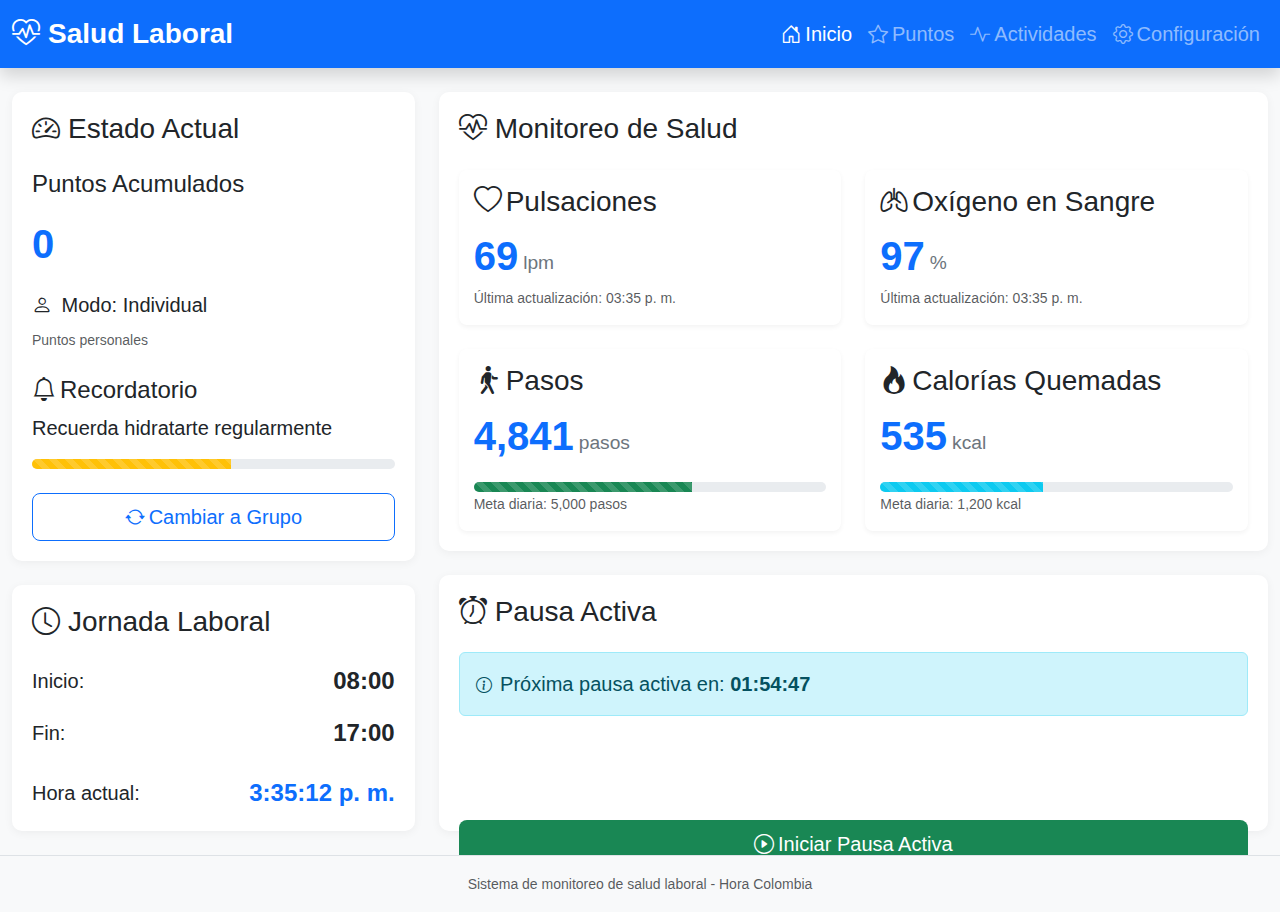
<file: salud/index.html>
<!DOCTYPE html>
<html lang="es-CO">
<head>
    <meta charset="UTF-8">
    <meta name="viewport" content="width=device-width, initial-scale=1.0">
    <title>Salud Laboral - Colombia</title>
    <link href="https://cdn.jsdelivr.net/npm/bootstrap@5.3.0/dist/css/bootstrap.min.css" rel="stylesheet">
    <link rel="stylesheet" href="https://cdn.jsdelivr.net/npm/bootstrap-icons@1.10.0/font/bootstrap-icons.css">
    <style>
        body {
            background-color: #f8f9fa;
            font-family: 'Segoe UI', Tahoma, Geneva, Verdana, sans-serif;
        }
        .min-vh-100 {
            min-height: 100vh;
        }
        .seccion-contenedor {
            background: white;
            border-radius: 10px;
            padding: 20px;
            box-shadow: 0 2px 10px rgba(0,0,0,0.05);
            height: 100%;
        }
        .valor-dato {
            font-size: 2.5rem;
            font-weight: bold;
            color: #0d6efd;
        }
        .unidad-dato {
            font-size: 1.2rem;
            color: #6c757d;
            margin-left: 5px;
            margin-bottom: 8px;
        }
        .hora-actual {
            font-size: 1.5rem;
            font-weight: bold;
            color: #0d6efd;
        }
        .tarjeta-datos {
            background: white;
            border-radius: 8px;
            padding: 15px;
            box-shadow: 0 2px 5px rgba(0,0,0,0.05);
        }
        .btn-pausa {
            background-color: #198754;
            color: white;
        }
        .btn-pausa:hover {
            background-color: #157347;
            color: white;
        }
    </style>
</head>
<body class="d-flex flex-column min-vh-100">
    <nav class="navbar navbar-expand-lg navbar-dark bg-primary shadow">
        <div class="container-fluid">
            <a class="navbar-brand fw-bold fs-3" href="index.html">
                <i class="bi bi-heart-pulse me-2"></i>Salud Laboral
            </a>
            <button class="navbar-toggler" type="button" data-bs-toggle="collapse" data-bs-target="#navbarNav">
                <span class="navbar-toggler-icon"></span>
            </button>
            <div class="collapse navbar-collapse" id="navbarNav">
                <ul class="navbar-nav ms-auto">
                    <li class="nav-item">
                        <a class="nav-link active fs-5" href="index.html">
                            <i class="bi bi-house-door me-1"></i>Inicio
                        </a>
                    </li>
                    <li class="nav-item">
                        <a class="nav-link fs-5" href="puntos.html">
                            <i class="bi bi-star me-1"></i>Puntos
                        </a>
                    </li>
                    <li class="nav-item">
                        <a class="nav-link fs-5" href="actividades.html">
                            <i class="bi bi-activity me-1"></i>Actividades
                        </a>
                    </li>
                    <li class="nav-item">
                        <a class="nav-link fs-5" href="configuracion.html">
                            <i class="bi bi-gear me-1"></i>Configuración
                        </a>
                    </li>
                </ul>
            </div>
        </div>
    </nav>


    <main class="container-fluid flex-grow-1 py-4">
        <div class="row h-100 g-4">
            <div class="col-lg-4 d-flex flex-column">
                <div class="seccion-contenedor flex-grow-1">
                    <h2 class="h3 mb-4"><i class="bi bi-speedometer2 me-2"></i>Estado Actual</h2>
                    
                    <div class="contenedor-puntos mb-4">
                        <h3 class="h4">Puntos Acumulados</h3>
                        <div class="valor-dato my-3" id="puntosAcumulados">0</div>
                        <p class="mb-2 fs-5" id="modoDisplay"><i class="bi bi-person me-1"></i> Modo: Individual</p>
                        <small class="text-muted">Puntos personales</small>
                    </div>
                    
                    <div class="recordatorio mb-4">
                        <h4 class="h4"><i class="bi bi-bell me-1"></i>Recordatorio</h4>
                        <p class="mb-2 fs-5" id="recordatorioHidratacion">Recuerda hidratarte regularmente</p>
                        <div class="progress mt-3" style="height: 10px;">
                            <div class="progress-bar bg-warning progress-bar-striped" id="barraHidratacion" role="progressbar" style="width: 45%"></div>
                        </div>
                    </div>
                    
                    <div class="d-grid gap-2 mt-auto">
                        <button class="btn btn-outline-primary btn-lg" id="btnCambiarModo">
                            <i class="bi bi-arrow-repeat me-1"></i>Cambiar a Grupo
                        </button>
                    </div>
                </div>
                
                <div class="seccion-contenedor mt-4 flex-grow-1">
                    <h2 class="h3 mb-4"><i class="bi bi-clock me-2"></i>Jornada Laboral</h2>
                    <div class="d-flex justify-content-between align-items-center mb-3">
                        <span class="fs-5">Inicio:</span>
                        <strong class="fs-4" id="horaInicio">08:00</strong>
                    </div>
                    <div class="d-flex justify-content-between align-items-center mb-3">
                        <span class="fs-5">Fin:</span>
                        <strong class="fs-4" id="horaFin">17:00</strong>
                    </div>
                    <div class="d-flex justify-content-between align-items-center mt-4">
                        <span class="fs-5">Hora actual:</span>
                        <strong class="hora-actual" id="horaActual">14:25:36</strong>
                    </div>
                </div>
            </div>
            

            <div class="col-lg-8 d-flex flex-column">
                <div class="seccion-contenedor flex-grow-1">
                    <h2 class="h3 mb-4"><i class="bi bi-heart-pulse me-2"></i>Monitoreo de Salud</h2>
                    <div class="row g-4">
                        <div class="col-md-6">
                            <div class="tarjeta-datos h-100">
                                <h3><i class="bi bi-heart me-1"></i>Pulsaciones</h3>
                                <div class="d-flex align-items-end">
                                    <span class="valor-dato" id="pulsaciones">72</span>
                                    <span class="unidad-dato">lpm</span>
                                </div>
                                <small class="text-muted">Última actualización: <span id="actualizacionPulsaciones">14:25</span></small>
                            </div>
                        </div>
                        
                        <div class="col-md-6">
                            <div class="tarjeta-datos h-100">
                                <h3><i class="bi bi-lungs me-1"></i>Oxígeno en Sangre</h3>
                                <div class="d-flex align-items-end">
                                    <span class="valor-dato" id="oxigeno">98</span>
                                    <span class="unidad-dato">%</span>
                                </div>
                                <small class="text-muted">Última actualización: <span id="actualizacionOxigeno">14:25</span></small>
                            </div>
                        </div>
                        
                        <div class="col-md-6">
                            <div class="tarjeta-datos h-100">
                                <h3><i class="bi bi-person-walking me-1"></i>Pasos</h3>
                                <div class="d-flex align-items-end">
                                    <span class="valor-dato" id="pasos">3,245</span>
                                    <span class="unidad-dato">pasos</span>
                                </div>
                                <div class="progress mt-3" style="height: 10px;">
                                    <div class="progress-bar bg-success progress-bar-striped" id="barraPasos" role="progressbar" style="width: 65%"></div>
                                </div>
                                <small class="text-muted">Meta diaria: 5,000 pasos</small>
                            </div>
                        </div>
                        
                        <div class="col-md-6">
                            <div class="tarjeta-datos h-100">
                                <h3><i class="bi bi-fire me-1"></i>Calorías Quemadas</h3>
                                <div class="d-flex align-items-end">
                                    <span class="valor-dato" id="calorias">420</span>
                                    <span class="unidad-dato">kcal</span>
                                </div>
                                <div class="progress mt-3" style="height: 10px;">
                                    <div class="progress-bar bg-info progress-bar-striped" id="barraCalorias" role="progressbar" style="width: 35%"></div>
                                </div>
                                <small class="text-muted">Meta diaria: 1,200 kcal</small>
                            </div>
                        </div>
                    </div>
                </div>
                
                <div class="seccion-contenedor mt-4 flex-grow-1">
                    <h2 class="h3 mb-4"><i class="bi bi-alarm me-2"></i>Pausa Activa</h2>
                    <div class="h-100 d-flex flex-column">
                        <div class="alert alert-info mb-4">
                            <i class="bi bi-info-circle me-1"></i>
                            <span class="fs-5">Próxima pausa activa en: <strong id="proximaPausa">01:35</strong></span>
                        </div>
                        <div class="d-grid gap-2 mt-auto">
                            <button class="btn btn-pausa btn-lg" id="btnPausaActiva">
                                <i class="bi bi-play-circle me-1"></i>Iniciar Pausa Activa
                            </button>
                        </div>
                    </div>
                </div>
            </div>
        </div>
    </main>

    <footer class="bg-light py-3 border-top">
        <div class="container text-center text-muted">
            <small>Sistema de monitoreo de salud laboral - Hora Colombia</small>
        </div>
    </footer>

    <script src="https://cdn.jsdelivr.net/npm/bootstrap@5.3.0/dist/js/bootstrap.bundle.min.js"></script>
    <script>

        document.addEventListener('DOMContentLoaded', function() {

            function actualizarHora() {
                const ahora = new Date();
                const horaActual = document.getElementById('horaActual');
                if(horaActual) {
                    horaActual.textContent = ahora.toLocaleTimeString('es-CO');
                }
                

                const actualizaciones = document.querySelectorAll('[id^="actualizacion"]');
                actualizaciones.forEach(el => {
                    el.textContent = ahora.toLocaleTimeString('es-CO', {hour: '2-digit', minute:'2-digit'});
                });
            }
            setInterval(actualizarHora, 1000);
            actualizarHora();
            

            const btnCambiarModo = document.getElementById('btnCambiarModo');
            if(btnCambiarModo) {
                btnCambiarModo.addEventListener('click', function() {
                    const modoDisplay = document.getElementById('modoDisplay');
                    const puntosAcumulados = document.getElementById('puntosAcumulados');
                    
                    if(modoDisplay.textContent.includes('Individual')) {
                        modoDisplay.innerHTML = '<i class="bi bi-people me-1"></i> Modo: Grupo';
                        this.innerHTML = '<i class="bi bi-arrow-repeat me-1"></i>Cambiar a Individual';
                        this.classList.remove('btn-outline-primary');
                        this.classList.add('btn-primary');
                        

                        localStorage.setItem('modoPuntos', 'grupo');
                        

                        if(puntosAcumulados) {
                            puntosAcumulados.textContent = localStorage.getItem('puntosGrupo') || '0';
                        }
                    } else {
                        modoDisplay.innerHTML = '<i class="bi bi-person me-1"></i> Modo: Individual';
                        this.innerHTML = '<i class="bi bi-arrow-repeat me-1"></i>Cambiar a Grupo';
                        this.classList.remove('btn-primary');
                        this.classList.add('btn-outline-primary');
                        

                        localStorage.setItem('modoPuntos', 'individual');
                        
 
                        if(puntosAcumulados) {
                            puntosAcumulados.textContent = localStorage.getItem('puntosIndividual') || '0';
                        }
                    }
                });
            }
            

            function cargarModoActual() {
                const modo = localStorage.getItem('modoPuntos') || 'individual';
                const btnCambiarModo = document.getElementById('btnCambiarModo');
                const modoDisplay = document.getElementById('modoDisplay');
                const puntosAcumulados = document.getElementById('puntosAcumulados');
                
                if(modo == 'grupo') {
                    if(modoDisplay) modoDisplay.innerHTML = '<i class="bi bi-people me-1"></i> Modo: Grupo';
                    if(btnCambiarModo) {
                        btnCambiarModo.innerHTML = '<i class="bi bi-arrow-repeat me-1"></i>Cambiar a Individual';
                        btnCambiarModo.classList.remove('btn-outline-primary');
                        btnCambiarModo.classList.add('btn-primary');
                    }
                    if(puntosAcumulados) puntosAcumulados.textContent = localStorage.getItem('puntosGrupo') || '0';
                } else {
                    if(modoDisplay) modoDisplay.innerHTML = '<i class="bi bi-person me-1"></i> Modo: Individual';
                    if(btnCambiarModo) {
                        btnCambiarModo.innerHTML = '<i class="bi bi-arrow-repeat me-1"></i>Cambiar a Grupo';
                        btnCambiarModo.classList.remove('btn-primary');
                        btnCambiarModo.classList.add('btn-outline-primary');
                    }
                    if(puntosAcumulados) puntosAcumulados.textContent = localStorage.getItem('puntosIndividual') || '0';
                }
            }
            cargarModoActual();
            

            function simularDatosSalud() {
                const pulsaciones = document.getElementById('pulsaciones');
                const oxigeno = document.getElementById('oxigeno');
                const pasos = document.getElementById('pasos');
                const calorias = document.getElementById('calorias');
                
                if(pulsaciones) pulsaciones.textContent = Math.floor(Math.random() * 20) + 60;
                if(oxigeno) oxigeno.textContent = Math.floor(Math.random() * 3) + 96;
                if(pasos) pasos.textContent = (Math.floor(Math.random() * 2000) + 3000).toLocaleString();
                if(calorias) calorias.textContent = Math.floor(Math.random() * 300) + 400;
                

                const barraPasos = document.getElementById('barraPasos');
                const barraCalorias = document.getElementById('barraCalorias');
                const barraHidratacion = document.getElementById('barraHidratacion');
                
                if(barraPasos) barraPasos.style.width = `${Math.floor(Math.random() * 30) + 50}%`;
                if(barraCalorias) barraCalorias.style.width = `${Math.floor(Math.random() * 30) + 30}%`;
                if(barraHidratacion) barraHidratacion.style.width = `${Math.floor(Math.random() * 30) + 40}%`;
            }
            

            setInterval(simularDatosSalud, 5000);
            simularDatosSalud();
            

            function actualizarProximaPausa() {
                const elementos = [
                    document.getElementById('proximaPausa')
                ];
                
                elementos.forEach(el => {
                    if(el) {
                        const intervalo = localStorage.getItem('intervaloPausas') || 150; // 2.5 horas por defecto
                        
                        const ahora = new Date();
                        const minutos = ahora.getMinutes();
                        const segundos = ahora.getSeconds();
                        

                        const minutosParaPausa = (parseInt(intervalo) - (minutos % parseInt(intervalo) + segundos/60)) % parseInt(intervalo);
                        const horas = Math.floor(minutosParaPausa / 60);
                        const mins = Math.floor(minutosParaPausa % 60);
                        const segs = Math.floor((minutosParaPausa % 1) * 60);
                        
                        el.textContent = `${horas > 0 ? horas.toString().padStart(2, '0') + ':' : ''}${mins.toString().padStart(2, '0')}:${segs.toString().padStart(2, '0')}`;
                    }
                });
            }
            
            setInterval(actualizarProximaPausa, 1000);
            actualizarProximaPausa();
            

            const btnPausaActiva = document.getElementById('btnPausaActiva');
            if(btnPausaActiva) {
                btnPausaActiva.addEventListener('click', function() {
                    window.location.href = 'actividades.html';
                });
            }
            

            function cargarHorarioLaboral() {
                const horaEntrada = localStorage.getItem('horaEntrada') || '08:00';
                const horaSalida = localStorage.getItem('horaSalida') || '17:00';
                document.getElementById('horaInicio').textContent = horaEntrada;
                document.getElementById('horaFin').textContent = horaSalida;
            }
            cargarHorarioLaboral();
            

            const recordatorios = [
                "Recuerda hidratarte regularmente",
                "Ajusta tu postura para evitar tensión",
                "Parpadea con frecuencia para cuidar tus ojos",
                "Estira tus piernas cada hora",
                "Respira profundamente para relajarte"
            ];
            
            function cambiarRecordatorio() {
                const recordatorio = document.getElementById('recordatorioHidratacion');
                if(recordatorio) {
                    const randomIndex = Math.floor(Math.random() * recordatorios.length);
                    recordatorio.textContent = recordatorios[randomIndex];
                }
            }
            
            setInterval(cambiarRecordatorio, 10000);
            cambiarRecordatorio();
        });
    </script>
</body>
</html>
</file>
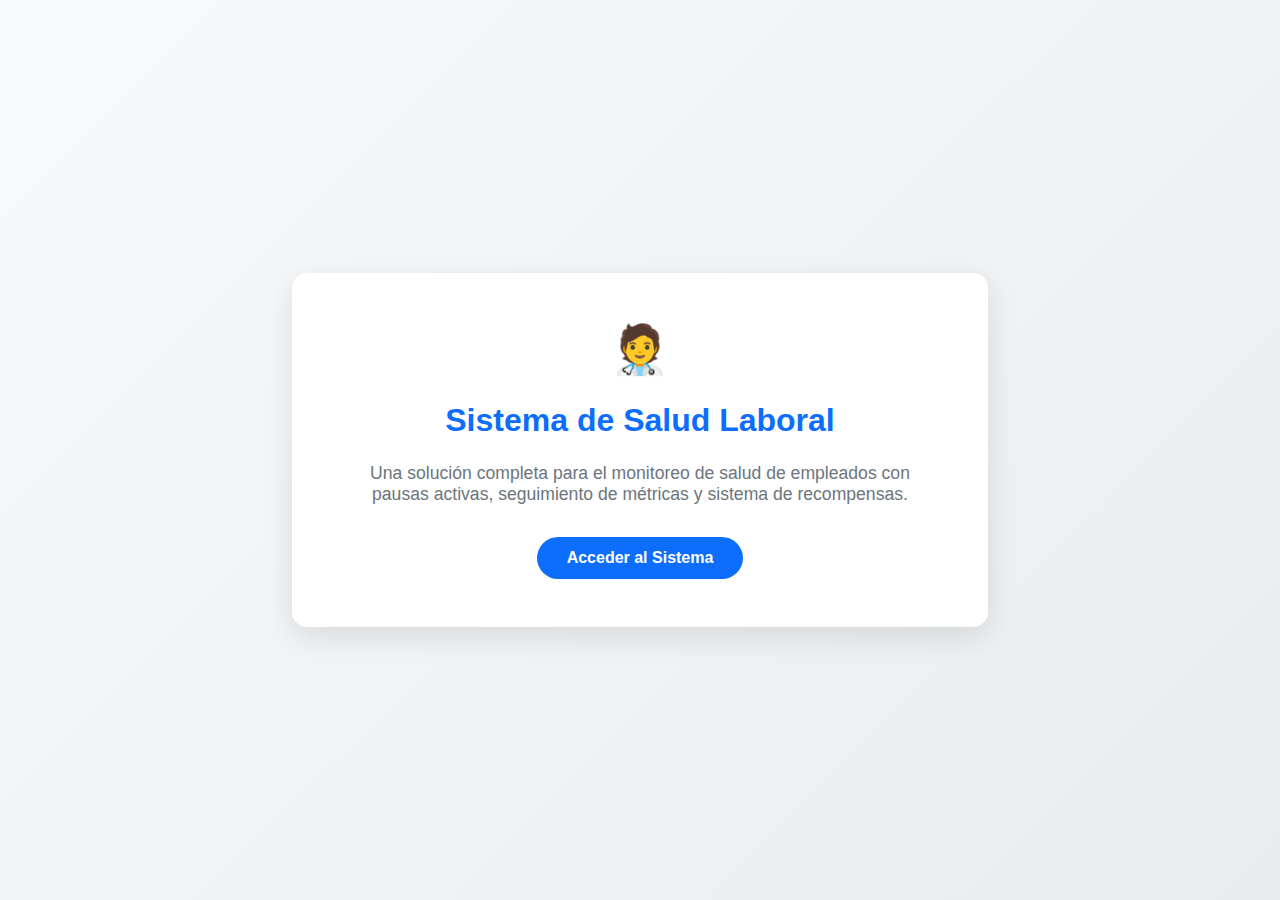
<file: conte.html>
<!DOCTYPE html>
<html lang="es-CO">
<head>
    <meta charset="UTF-8">
    <meta name="viewport" content="width=device-width, initial-scale=1.0">
    <title>Portafolio - Salud Laboral</title>
    <style>
        body {
            font-family: 'Segoe UI', Tahoma, Geneva, Verdana, sans-serif;
            background: linear-gradient(135deg, #f8f9fa, #e9ecef);
            height: 100vh;
            margin: 0;
            display: flex;
            justify-content: center;
            align-items: center;
            text-align: center;
        }
        .container {
            background: white;
            padding: 3rem;
            border-radius: 15px;
            box-shadow: 0 10px 30px rgba(0,0,0,0.1);
            max-width: 600px;
        }
        h1 {
            color: #0d6efd;
            margin-bottom: 1.5rem;
        }
        p {
            color: #6c757d;
            font-size: 1.1rem;
            margin-bottom: 2rem;
        }
        .btn {
            background: #0d6efd;
            color: white;
            border: none;
            padding: 12px 30px;
            border-radius: 50px;
            font-size: 1rem;
            font-weight: 600;
            text-decoration: none;
            transition: all 0.3s;
            display: inline-block;
        }
        .btn:hover {
            background: #0b5ed7;
            transform: translateY(-3px);
            box-shadow: 0 5px 15px rgba(13, 110, 253, 0.3);
        }
        .icon {
            font-size: 3rem;
            color: #0d6efd;
            margin-bottom: 1.5rem;
        }
    </style>
</head>
<body>
    <div class="container">
        <div class="icon">🧑‍⚕️</div>
        <h1>Sistema de Salud Laboral</h1>
        <p>Una solución completa para el monitoreo de salud de empleados con pausas activas, seguimiento de métricas y sistema de recompensas.</p>
        <a href="/index.html" class="btn">Acceder al Sistema</a>
    </div>
</body>
</html>
</file>
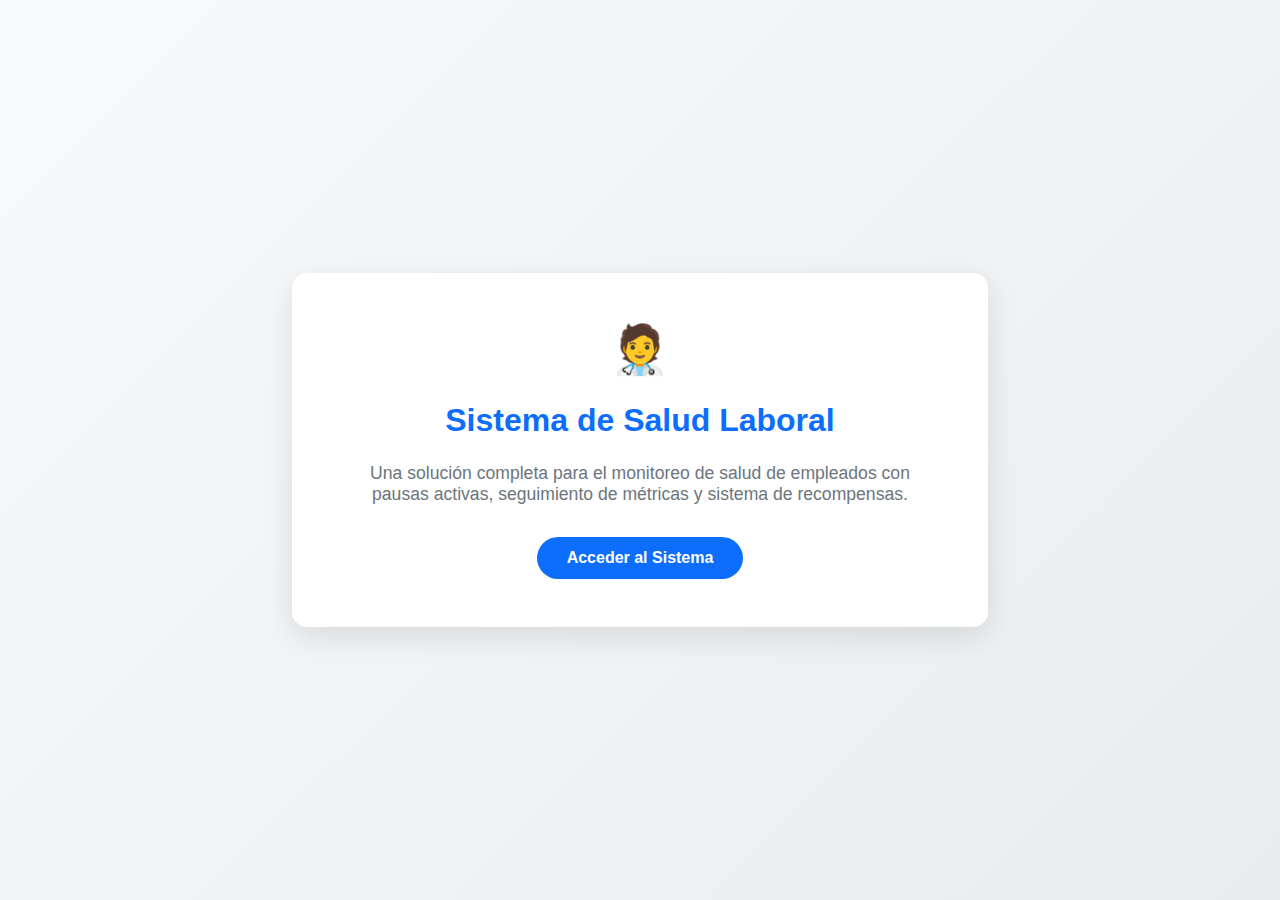
<file: portafolio.html>
<!DOCTYPE html>
<html lang="es-CO">
<head>
    <meta charset="UTF-8">
    <meta name="viewport" content="width=device-width, initial-scale=1.0">
    <title>Portafolio - Salud Laboral</title>
    <style>
        body {
            font-family: 'Segoe UI', Tahoma, Geneva, Verdana, sans-serif;
            background: linear-gradient(135deg, #f8f9fa, #e9ecef);
            height: 100vh;
            margin: 0;
            display: flex;
            justify-content: center;
            align-items: center;
            text-align: center;
        }
        .container {
            background: white;
            padding: 3rem;
            border-radius: 15px;
            box-shadow: 0 10px 30px rgba(0,0,0,0.1);
            max-width: 600px;
        }
        h1 {
            color: #0d6efd;
            margin-bottom: 1.5rem;
        }
        p {
            color: #6c757d;
            font-size: 1.1rem;
            margin-bottom: 2rem;
        }
        .btn {
            background: #0d6efd;
            color: white;
            border: none;
            padding: 12px 30px;
            border-radius: 50px;
            font-size: 1rem;
            font-weight: 600;
            text-decoration: none;
            transition: all 0.3s;
            display: inline-block;
        }
        .btn:hover {
            background: #0b5ed7;
            transform: translateY(-3px);
            box-shadow: 0 5px 15px rgba(13, 110, 253, 0.3);
        }
        .icon {
            font-size: 3rem;
            color: #0d6efd;
            margin-bottom: 1.5rem;
        }
    </style>
</head>
<body>
    <div class="container">
        <div class="icon">🧑‍⚕️</div>
        <h1>Sistema de Salud Laboral</h1>
        <p>Una solución completa para el monitoreo de salud de empleados con pausas activas, seguimiento de métricas y sistema de recompensas.</p>
        <a href="/index.html" class="btn">Acceder al Sistema</a>
    </div>
</body>
</html>
</file>
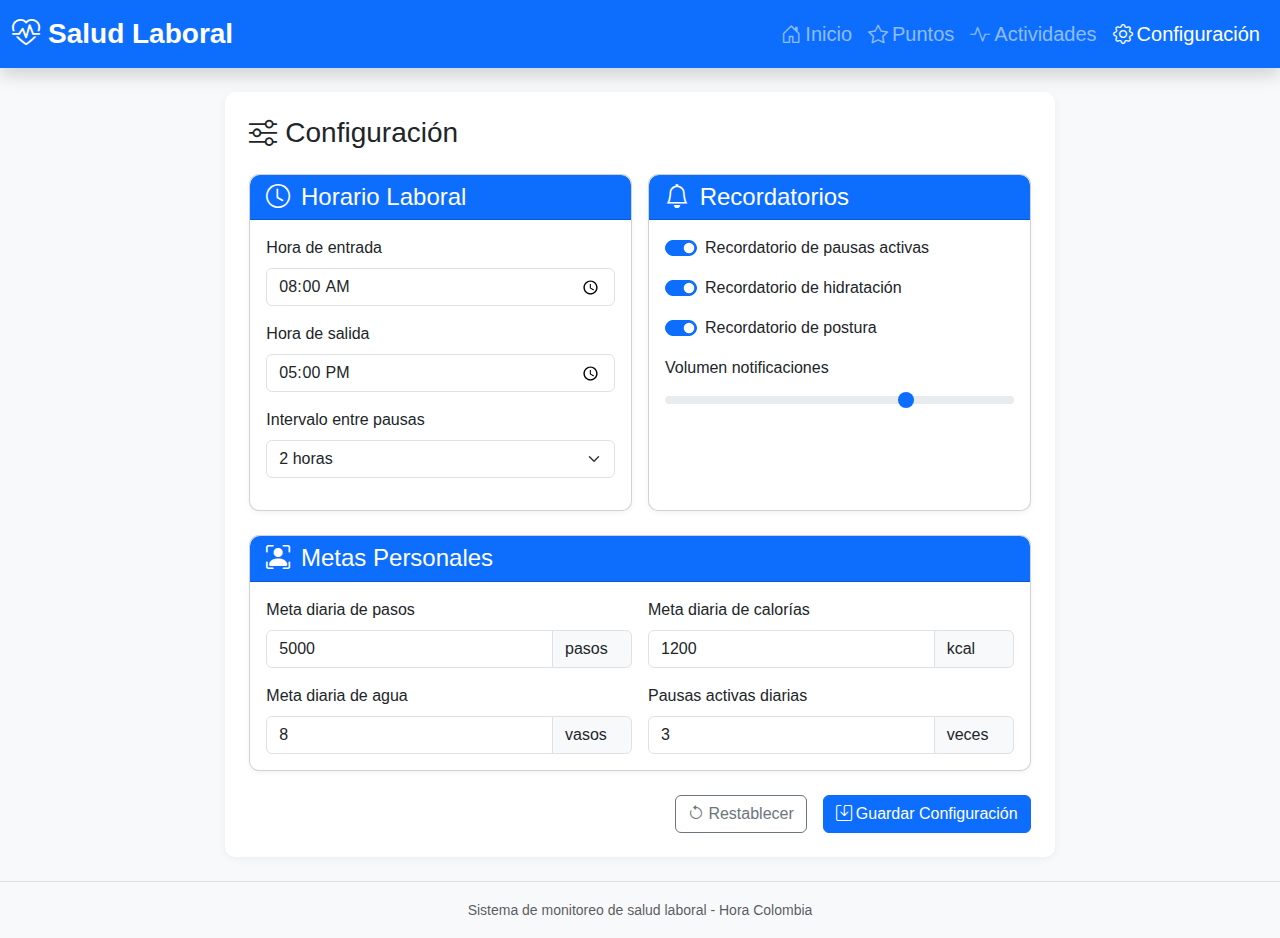
<file: salud/configuracion.html>
<!DOCTYPE html>
<html lang="es-CO">
<head>
    <meta charset="UTF-8">
    <meta name="viewport" content="width=device-width, initial-scale=1.0">
    <title>Configuración - Salud Laboral</title>
    <link href="https://cdn.jsdelivr.net/npm/bootstrap@5.3.0/dist/css/bootstrap.min.css" rel="stylesheet">
    <link rel="stylesheet" href="https://cdn.jsdelivr.net/npm/bootstrap-icons@1.10.0/font/bootstrap-icons.css">
    <style>

        body {
            background-color: #f8f9fa;
            font-family: 'Segoe UI', Tahoma, Geneva, Verdana, sans-serif;
        }
        .min-vh-100 {
            min-height: 100vh;
        }
        .seccion-contenedor {
            background: white;
            border-radius: 10px;
            padding: 20px;
            box-shadow: 0 2px 10px rgba(0,0,0,0.05);
        }
        .card {
            border-radius: 10px;
            box-shadow: 0 2px 5px rgba(0,0,0,0.05);
        }
        .card-header {
            border-radius: 10px 10px 0 0 !important;
        }
        .form-range::-webkit-slider-thumb {
            background: #0d6efd;
        }
        .form-range::-moz-range-thumb {
            background: #0d6efd;
        }
        .form-range::-ms-thumb {
            background: #0d6efd;
        }
        .input-group-text {
            min-width: 80px;
        }
    </style>
</head>
<body class="d-flex flex-column min-vh-100">

    <nav class="navbar navbar-expand-lg navbar-dark bg-primary shadow">
        <div class="container-fluid">
            <a class="navbar-brand fw-bold fs-3" href="index.html">
                <i class="bi bi-heart-pulse me-2"></i>Salud Laboral
            </a>
            <button class="navbar-toggler" type="button" data-bs-toggle="collapse" data-bs-target="#navbarNav">
                <span class="navbar-toggler-icon"></span>
            </button>
            <div class="collapse navbar-collapse" id="navbarNav">
                <ul class="navbar-nav ms-auto">
                    <li class="nav-item">
                        <a class="nav-link fs-5" href="index.html">
                            <i class="bi bi-house-door me-1"></i>Inicio
                        </a>
                    </li>
                    <li class="nav-item">
                        <a class="nav-link fs-5" href="puntos.html">
                            <i class="bi bi-star me-1"></i>Puntos
                        </a>
                    </li>
                    <li class="nav-item">
                        <a class="nav-link fs-5" href="actividades.html">
                            <i class="bi bi-activity me-1"></i>Actividades
                        </a>
                    </li>
                    <li class="nav-item">
                        <a class="nav-link active fs-5" href="configuracion.html">
                            <i class="bi bi-gear me-1"></i>Configuración
                        </a>
                    </li>
                </ul>
            </div>
        </div>
    </nav>


    <main class="container-fluid flex-grow-1 py-4">
        <div class="row">
            <div class="col-lg-8 mx-auto">
                <div class="seccion-contenedor p-4">
                    <h2 class="h3 mb-4"><i class="bi bi-sliders me-2"></i>Configuración</h2>
                    
                    <form id="formConfiguracion">
                        <div class="row g-3 mb-4">
                            <div class="col-md-6">
                                <div class="card h-100">
                                    <div class="card-header bg-primary text-white">
                                        <h3 class="h4 mb-0"><i class="bi bi-clock me-1"></i> Horario Laboral</h3>
                                    </div>
                                    <div class="card-body">
                                        <div class="mb-3">
                                            <label for="horaEntrada" class="form-label">Hora de entrada</label>
                                            <input type="time" class="form-control" id="horaEntrada" value="08:00" required>
                                        </div>
                                        <div class="mb-3">
                                            <label for="horaSalida" class="form-label">Hora de salida</label>
                                            <input type="time" class="form-control" id="horaSalida" value="17:00" required>
                                        </div>
                                        <div class="mb-3">
                                            <label for="intervaloPausas" class="form-label">Intervalo entre pausas</label>
                                            <select class="form-select" id="intervaloPausas">
                                                <option value="90">1 hora 30 minutos</option>
                                                <option value="120" selected>2 horas</option>
                                                <option value="150">2 horas 30 minutos</option>
                                                <option value="180">3 horas</option>
                                            </select>
                                        </div>
                                    </div>
                                </div>
                            </div>
                            
                            <div class="col-md-6">
                                <div class="card h-100">
                                    <div class="card-header bg-primary text-white">
                                        <h3 class="h4 mb-0"><i class="bi bi-bell me-1"></i> Recordatorios</h3>
                                    </div>
                                    <div class="card-body">
                                        <div class="form-check form-switch mb-3">
                                            <input class="form-check-input" type="checkbox" id="notifPausas" checked>
                                            <label class="form-check-label" for="notifPausas">Recordatorio de pausas activas</label>
                                        </div>
                                        <div class="form-check form-switch mb-3">
                                            <input class="form-check-input" type="checkbox" id="notifHidratacion" checked>
                                            <label class="form-check-label" for="notifHidratacion">Recordatorio de hidratación</label>
                                        </div>
                                        <div class="form-check form-switch mb-3">
                                            <input class="form-check-input" type="checkbox" id="notifPostura" checked>
                                            <label class="form-check-label" for="notifPostura">Recordatorio de postura</label>
                                        </div>
                                        <div class="mb-3">
                                            <label for="volumenNotificaciones" class="form-label">Volumen notificaciones</label>
                                            <input type="range" class="form-range" id="volumenNotificaciones" min="0" max="100" value="70">
                                        </div>
                                    </div>
                                </div>
                            </div>
                        </div>
                        
                        <div class="card mb-4">
                            <div class="card-header bg-primary text-white">
                                <h3 class="h4 mb-0"><i class="bi bi-person-bounding-box me-1"></i> Metas Personales</h3>
                            </div>
                            <div class="card-body">
                                <div class="row g-3">
                                    <div class="col-md-6">
                                        <label for="metaPasos" class="form-label">Meta diaria de pasos</label>
                                        <div class="input-group">
                                            <input type="number" class="form-control" id="metaPasos" value="5000">
                                            <span class="input-group-text">pasos</span>
                                        </div>
                                    </div>
                                    <div class="col-md-6">
                                        <label for="metaCalorias" class="form-label">Meta diaria de calorías</label>
                                        <div class="input-group">
                                            <input type="number" class="form-control" id="metaCalorias" value="1200">
                                            <span class="input-group-text">kcal</span>
                                        </div>
                                    </div>
                                    <div class="col-md-6">
                                        <label for="metaAgua" class="form-label">Meta diaria de agua</label>
                                        <div class="input-group">
                                            <input type="number" class="form-control" id="metaAgua" value="8">
                                            <span class="input-group-text">vasos</span>
                                        </div>
                                    </div>
                                    <div class="col-md-6">
                                        <label for="metaPausas" class="form-label">Pausas activas diarias</label>
                                        <div class="input-group">
                                            <input type="number" class="form-control" id="metaPausas" value="3">
                                            <span class="input-group-text">veces</span>
                                        </div>
                                    </div>
                                </div>
                            </div>
                        </div>
                        
                        <div class="d-grid gap-2 d-md-flex justify-content-md-end">
                            <button type="button" class="btn btn-outline-secondary me-md-2" id="btnRestablecer">
                                <i class="bi bi-arrow-counterclockwise me-1"></i>Restablecer
                            </button>
                            <button type="submit" class="btn btn-primary" id="btnGuardarConfig">
                                <i class="bi bi-save me-1"></i>Guardar Configuración
                            </button>
                        </div>
                    </form>
                </div>
            </div>
        </div>
    </main>

    <footer class="bg-light py-3 border-top">
        <div class="container text-center text-muted">
            <small>Sistema de monitoreo de salud laboral - Hora Colombia</small>
        </div>
    </footer>

    <script src="https://cdn.jsdelivr.net/npm/bootstrap@5.3.0/dist/js/bootstrap.bundle.min.js"></script>
    <script>

        document.addEventListener('DOMContentLoaded', function() {

            function cargarConfiguracion() {
                const horaEntrada = localStorage.getItem('horaEntrada') || '08:00';
                const horaSalida = localStorage.getItem('horaSalida') || '17:00';
                const intervaloPausas = localStorage.getItem('intervaloPausas') || '120';
                
                document.getElementById('horaEntrada').value = horaEntrada;
                document.getElementById('horaSalida').value = horaSalida;
                document.getElementById('intervaloPausas').value = intervaloPausas;
                

                document.getElementById('notifPausas').checked = localStorage.getItem('notifPausas') !== 'false';
                document.getElementById('notifHidratacion').checked = localStorage.getItem('notifHidratacion') !== 'false';
                document.getElementById('notifPostura').checked = localStorage.getItem('notifPostura') !== 'false';
                document.getElementById('volumenNotificaciones').value = localStorage.getItem('volumenNotificaciones') || '70';
                

                document.getElementById('metaPasos').value = localStorage.getItem('metaPasos') || '5000';
                document.getElementById('metaCalorias').value = localStorage.getItem('metaCalorias') || '1200';
                document.getElementById('metaAgua').value = localStorage.getItem('metaAgua') || '8';
                document.getElementById('metaPausas').value = localStorage.getItem('metaPausas') || '3';
            }
            cargarConfiguracion();
            

            const formConfiguracion = document.getElementById('formConfiguracion');
            if(formConfiguracion) {
                formConfiguracion.addEventListener('submit', function(e) {
                    e.preventDefault();
                    

                    localStorage.setItem('horaEntrada', document.getElementById('horaEntrada').value);
                    localStorage.setItem('horaSalida', document.getElementById('horaSalida').value);
                    localStorage.setItem('intervaloPausas', document.getElementById('intervaloPausas').value);
                    

                    localStorage.setItem('notifPausas', document.getElementById('notifPausas').checked);
                    localStorage.setItem('notifHidratacion', document.getElementById('notifHidratacion').checked);
                    localStorage.setItem('notifPostura', document.getElementById('notifPostura').checked);
                    localStorage.setItem('volumenNotificaciones', document.getElementById('volumenNotificaciones').value);
                    

                    localStorage.setItem('metaPasos', document.getElementById('metaPasos').value);
                    localStorage.setItem('metaCalorias', document.getElementById('metaCalorias').value);
                    localStorage.setItem('metaAgua', document.getElementById('metaAgua').value);
                    localStorage.setItem('metaPausas', document.getElementById('metaPausas').value);
                    
                    alert('Configuración guardada correctamente');
                    
                    setTimeout(() => {
                        window.location.href = 'index.html';
                    }, 1000);
                });
            }
            

            const btnRestablecer = document.getElementById('btnRestablecer');
            if(btnRestablecer) {
                btnRestablecer.addEventListener('click', function() {
                    if(confirm('¿Estás seguro de que deseas restablecer la configuración a los valores predeterminados?')) {
                        localStorage.removeItem('horaEntrada');
                        localStorage.removeItem('horaSalida');
                        localStorage.removeItem('intervaloPausas');
                        localStorage.removeItem('notifPausas');
                        localStorage.removeItem('notifHidratacion');
                        localStorage.removeItem('notifPostura');
                        localStorage.removeItem('volumenNotificaciones');
                        localStorage.removeItem('metaPasos');
                        localStorage.removeItem('metaCalorias');
                        localStorage.removeItem('metaAgua');
                        localStorage.removeItem('metaPausas');
                        
                        location.reload();
                    }
                });
            }
        });
    </script>
</body>
</html>
</file>
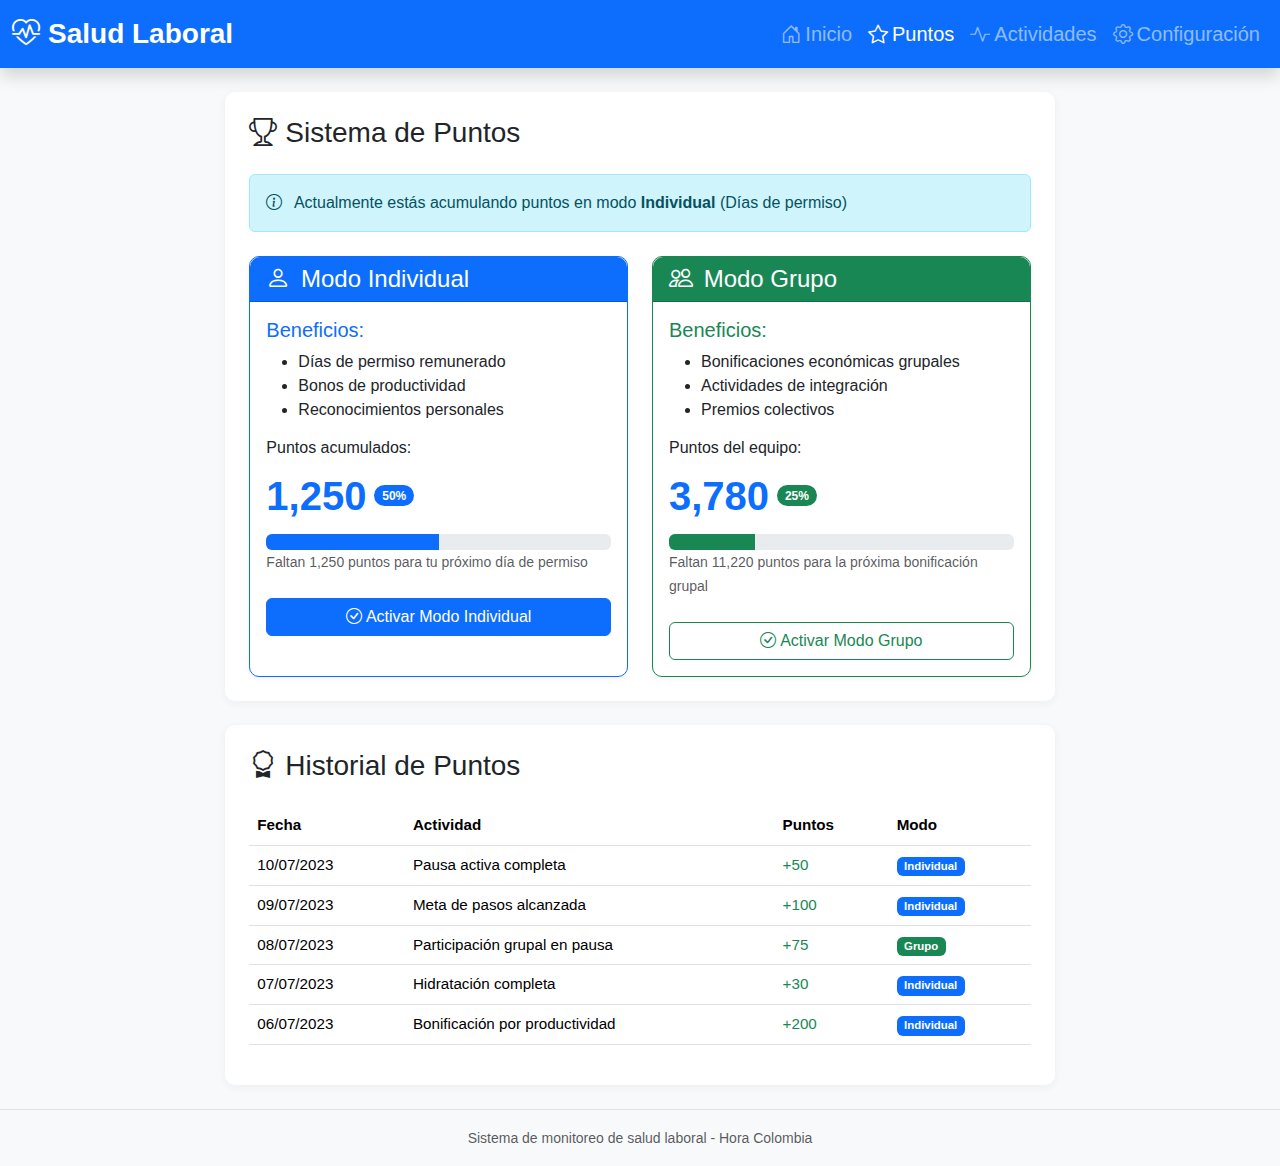
<file: salud/puntos.html>
<!DOCTYPE html>
<html lang="es-CO">
<head>
    <meta charset="UTF-8">
    <meta name="viewport" content="width=device-width, initial-scale=1.0">
    <title>Puntos - Salud Laboral</title>
    <link href="https://cdn.jsdelivr.net/npm/bootstrap@5.3.0/dist/css/bootstrap.min.css" rel="stylesheet">
    <link rel="stylesheet" href="https://cdn.jsdelivr.net/npm/bootstrap-icons@1.10.0/font/bootstrap-icons.css">
    <style>

        body {
            background-color: #f8f9fa;
            font-family: 'Segoe UI', Tahoma, Geneva, Verdana, sans-serif;
        }
        .min-vh-100 {
            min-height: 100vh;
        }
        .seccion-contenedor {
            background: white;
            border-radius: 10px;
            padding: 20px;
            box-shadow: 0 2px 10px rgba(0,0,0,0.05);
        }
        .valor-dato {
            font-size: 2.5rem;
            font-weight: bold;
            color: #0d6efd;
        }
        .card {
            border-radius: 10px;
            box-shadow: 0 2px 5px rgba(0,0,0,0.05);
            transition: transform 0.3s;
        }
        .card:hover {
            transform: translateY(-5px);
        }
        .card-header {
            border-radius: 10px 10px 0 0 !important;
        }
        .table {
            font-size: 0.95rem;
        }
        .table th {
            font-weight: 600;
        }
    </style>
</head>
<body class="d-flex flex-column min-vh-100">

    <nav class="navbar navbar-expand-lg navbar-dark bg-primary shadow">
        <div class="container-fluid">
            <a class="navbar-brand fw-bold fs-3" href="index.html">
                <i class="bi bi-heart-pulse me-2"></i>Salud Laboral
            </a>
            <button class="navbar-toggler" type="button" data-bs-toggle="collapse" data-bs-target="#navbarNav">
                <span class="navbar-toggler-icon"></span>
            </button>
            <div class="collapse navbar-collapse" id="navbarNav">
                <ul class="navbar-nav ms-auto">
                    <li class="nav-item">
                        <a class="nav-link fs-5" href="index.html">
                            <i class="bi bi-house-door me-1"></i>Inicio
                        </a>
                    </li>
                    <li class="nav-item">
                        <a class="nav-link active fs-5" href="puntos.html">
                            <i class="bi bi-star me-1"></i>Puntos
                        </a>
                    </li>
                    <li class="nav-item">
                        <a class="nav-link fs-5" href="actividades.html">
                            <i class="bi bi-activity me-1"></i>Actividades
                        </a>
                    </li>
                    <li class="nav-item">
                        <a class="nav-link fs-5" href="configuracion.html">
                            <i class="bi bi-gear me-1"></i>Configuración
                        </a>
                    </li>
                </ul>
            </div>
        </div>
    </nav>


    <main class="container-fluid flex-grow-1 py-4">
        <div class="row">
            <div class="col-lg-8 mx-auto">
                <div class="seccion-contenedor p-4 mb-4">
                    <h2 class="h3 mb-4"><i class="bi bi-trophy me-2"></i>Sistema de Puntos</h2>
                    
                    <div class="alert alert-info mb-4">
                        <i class="bi bi-info-circle me-2"></i>
                        <span id="modoPuntosDisplay">Actualmente estás acumulando puntos en modo <strong>Individual</strong> (Días de permiso)</span>
                    </div>
                    
                    <div class="row g-4">
                        <div class="col-md-6" id="modoIndividual">
                            <div class="card h-100 border-primary">
                                <div class="card-header bg-primary text-white">
                                    <h3 class="h4 mb-0"><i class="bi bi-person me-1"></i> Modo Individual</h3>
                                </div>
                                <div class="card-body">
                                    <h4 class="h5 text-primary">Beneficios:</h4>
                                    <ul class="mb-3">
                                        <li>Días de permiso remunerado</li>
                                        <li>Bonos de productividad</li>
                                        <li>Reconocimientos personales</li>
                                    </ul>
                                    
                                    <div class="mb-3">
                                        <h5 class="h6">Puntos acumulados:</h5>
                                        <div class="d-flex align-items-center">
                                            <span class="valor-dato me-2" id="puntosIndividual">1,250</span>
                                            <span class="badge bg-primary rounded-pill">50%</span>
                                        </div>
                                        <div class="progress mt-2">
                                            <div class="progress-bar bg-primary" style="width: 50%"></div>
                                        </div>
                                        <small class="text-muted">Faltan 1,250 puntos para tu próximo día de permiso</small>
                                    </div>
                                    
                                    <button class="btn btn-primary w-100 mt-2" id="btnActivarIndividual">
                                        <i class="bi bi-check-circle me-1"></i>Activar Modo Individual
                                    </button>
                                </div>
                            </div>
                        </div>
                        

                        <div class="col-md-6" id="modoGrupo">
                            <div class="card h-100 border-success">
                                <div class="card-header bg-success text-white">
                                    <h3 class="h4 mb-0"><i class="bi bi-people me-1"></i> Modo Grupo</h3>
                                </div>
                                <div class="card-body">
                                    <h4 class="h5 text-success">Beneficios:</h4>
                                    <ul class="mb-3">
                                        <li>Bonificaciones económicas grupales</li>
                                        <li>Actividades de integración</li>
                                        <li>Premios colectivos</li>
                                    </ul>
                                    
                                    <div class="mb-3">
                                        <h5 class="h6">Puntos del equipo:</h5>
                                        <div class="d-flex align-items-center">
                                            <span class="valor-dato me-2" id="puntosGrupo">3,780</span>
                                            <span class="badge bg-success rounded-pill">25%</span>
                                        </div>
                                        <div class="progress mt-2">
                                            <div class="progress-bar bg-success" style="width: 25%"></div>
                                        </div>
                                        <small class="text-muted">Faltan 11,220 puntos para la próxima bonificación grupal</small>
                                    </div>
                                    
                                    <button class="btn btn-outline-success w-100 mt-2" id="btnActivarGrupo">
                                        <i class="bi bi-check-circle me-1"></i>Activar Modo Grupo
                                    </button>
                                </div>
                            </div>
                        </div>
                    </div>
                </div>
                
                <div class="seccion-contenedor p-4">
                    <h2 class="h3 mb-4"><i class="bi bi-award me-2"></i>Historial de Puntos</h2>
                    
                    <div class="table-responsive">
                        <table class="table table-hover">
                            <thead>
                                <tr>
                                    <th>Fecha</th>
                                    <th>Actividad</th>
                                    <th>Puntos</th>
                                    <th>Modo</th>
                                </tr>
                            </thead>
                            <tbody>
                                <tr>
                                    <td>10/07/2023</td>
                                    <td>Pausa activa completa</td>
                                    <td class="text-success">+50</td>
                                    <td><span class="badge bg-primary">Individual</span></td>
                                </tr>
                                <tr>
                                    <td>09/07/2023</td>
                                    <td>Meta de pasos alcanzada</td>
                                    <td class="text-success">+100</td>
                                    <td><span class="badge bg-primary">Individual</span></td>
                                </tr>
                                <tr>
                                    <td>08/07/2023</td>
                                    <td>Participación grupal en pausa</td>
                                    <td class="text-success">+75</td>
                                    <td><span class="badge bg-success">Grupo</span></td>
                                </tr>
                                <tr>
                                    <td>07/07/2023</td>
                                    <td>Hidratación completa</td>
                                    <td class="text-success">+30</td>
                                    <td><span class="badge bg-primary">Individual</span></td>
                                </tr>
                                <tr>
                                    <td>06/07/2023</td>
                                    <td>Bonificación por productividad</td>
                                    <td class="text-success">+200</td>
                                    <td><span class="badge bg-primary">Individual</span></td>
                                </tr>
                            </tbody>
                        </table>
                    </div>
                </div>
            </div>
        </div>
    </main>

    <footer class="bg-light py-3 border-top">
        <div class="container text-center text-muted">
            <small>Sistema de monitoreo de salud laboral - Hora Colombia</small>
        </div>
    </footer>

    <script src="https://cdn.jsdelivr.net/npm/bootstrap@5.3.0/dist/js/bootstrap.bundle.min.js"></script>
    <script>
        document.addEventListener('DOMContentLoaded', function() {
            function cargarDatosPuntos() {
                const puntosIndividual = localStorage.getItem('puntosIndividual') || '1250';
                const puntosGrupo = localStorage.getItem('puntosGrupo') || '3780';
                const modoActual = localStorage.getItem('modoPuntos') || 'individual';
                
                document.getElementById('puntosIndividual').textContent = parseInt(puntosIndividual).toLocaleString();
                document.getElementById('puntosGrupo').textContent = parseInt(puntosGrupo).toLocaleString();
                

                const modoDisplay = document.getElementById('modoPuntosDisplay');
                if(modoDisplay) {
                    if(modoActual == 'grupo') {
                        modoDisplay.innerHTML = 'Actualmente estás acumulando puntos en modo <strong>Grupo</strong> (Bonificaciones colectivas)';
                    } else {
                        modoDisplay.innerHTML = 'Actualmente estás acumulando puntos en modo <strong>Individual</strong> (Días de permiso)';
                    }
                }
                

                const btnIndividual = document.getElementById('btnActivarIndividual');
                const btnGrupo = document.getElementById('btnActivarGrupo');
                
                if(modoActual == 'grupo') {
                    if(btnIndividual) {
                        btnIndividual.classList.remove('btn-primary');
                        btnIndividual.classList.add('btn-outline-primary');
                    }
                    if(btnGrupo) {
                        btnGrupo.classList.remove('btn-outline-success');
                        btnGrupo.classList.add('btn-success');
                    }
                } else {
                    if(btnIndividual) {
                        btnIndividual.classList.remove('btn-outline-primary');
                        btnIndividual.classList.add('btn-primary');
                    }
                    if(btnGrupo) {
                        btnGrupo.classList.remove('btn-success');
                        btnGrupo.classList.add('btn-outline-success');
                    }
                }
            }
            cargarDatosPuntos();
            

            const btnActivarIndividual = document.getElementById('btnActivarIndividual');
            const btnActivarGrupo = document.getElementById('btnActivarGrupo');
            
            if(btnActivarIndividual && btnActivarGrupo) {
                btnActivarIndividual.addEventListener('click', function() {

                    localStorage.setItem('modoPuntos', 'individual');
                    

                    this.classList.add('btn-primary');
                    this.classList.remove('btn-outline-primary');
                    btnActivarGrupo.classList.add('btn-outline-success');
                    btnActivarGrupo.classList.remove('btn-success');
                    

                    document.getElementById('modoPuntosDisplay').innerHTML = 
                        'Actualmente estás acumulando puntos en modo <strong>Individual</strong> (Días de permiso)';
                });
                
                btnActivarGrupo.addEventListener('click', function() {

                    localStorage.setItem('modoPuntos', 'grupo');
                    

                    this.classList.add('btn-success');
                    this.classList.remove('btn-outline-success');
                    btnActivarIndividual.classList.add('btn-outline-primary');
                    btnActivarIndividual.classList.remove('btn-primary');
                    

                    document.getElementById('modoPuntosDisplay').innerHTML = 
                        'Actualmente estás acumulando puntos en modo <strong>Grupo</strong> (Bonificaciones colectivas)';
                });
            }
            

            function simularActualizacionPuntos() {
                const modo = localStorage.getItem('modoPuntos') || 'individual';
                
                if(modo == 'individual') {
                    const puntosActuales = parseInt(localStorage.getItem('puntosIndividual') || '1250');
                    const nuevosPuntos = puntosActuales + Math.floor(Math.random() * 50);
                    localStorage.setItem('puntosIndividual', nuevosPuntos.toString());
                    document.getElementById('puntosIndividual').textContent = nuevosPuntos.toLocaleString();
                    
                    
                    const progreso = (nuevosPuntos / 2500) * 100;
                    document.querySelector('#modoIndividual .progress-bar').style.width = `${Math.min(progreso, 100)}%`;
                    document.querySelector('#modoIndividual .badge').textContent = `${Math.min(Math.floor(progreso), 100)}%`;
                } else {
                    const puntosActuales = parseInt(localStorage.getItem('puntosGrupo') || '3780');
                    const nuevosPuntos = puntosActuales + Math.floor(Math.random() * 100);
                    localStorage.setItem('puntosGrupo', nuevosPuntos.toString());
                    document.getElementById('puntosGrupo').textContent = nuevosPuntos.toLocaleString();
                    

                    const progreso = (nuevosPuntos / 15000) * 100;
                    document.querySelector('#modoGrupo .progress-bar').style.width = `${Math.min(progreso, 100)}%`;
                    document.querySelector('#modoGrupo .badge').textContent = `${Math.min(Math.floor(progreso), 100)}%`;
                }
            }
            

            setInterval(simularActualizacionPuntos, 10000);
        });
    </script>
</body>
</html>
</file>
